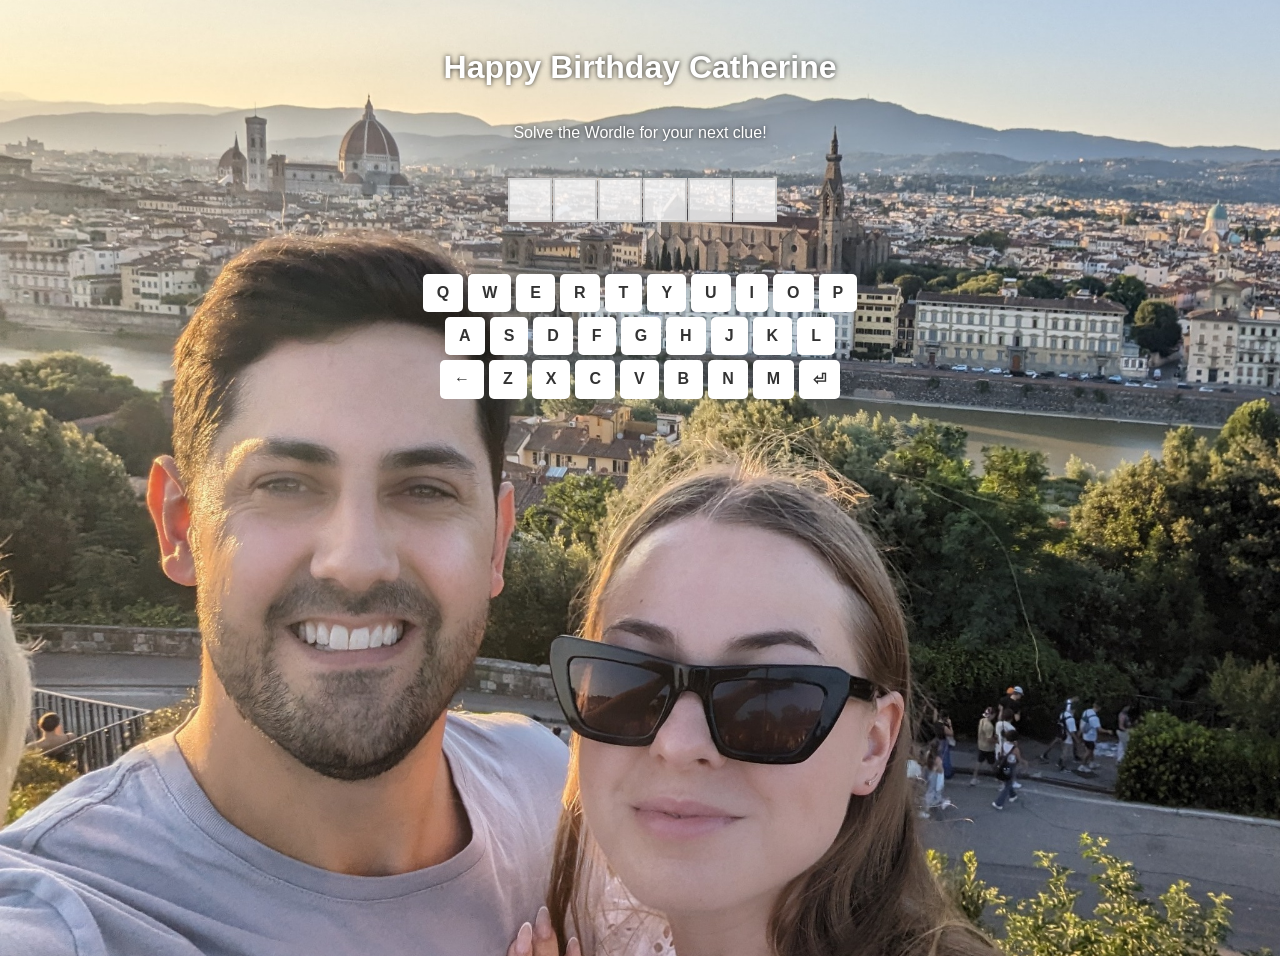
<file: index.html>
<!DOCTYPE html>
<html lang="en">
<head>
  <meta charset="UTF-8" />
  <meta name="viewport" content="width=device-width, initial-scale=1.0"/>
  <title>Happy Birthday Catherine</title>
  <link rel="stylesheet" href="style.css">
</head>
<body>
  <h1>Happy Birthday Catherine</h1>
  <p>Solve the Wordle for your next clue!</p>
  <div id="game"></div>
  <p id="message"></p>
  <div id="keyboard"></div>
  <script src="script.js"></script>
</body>
</html>
</file>
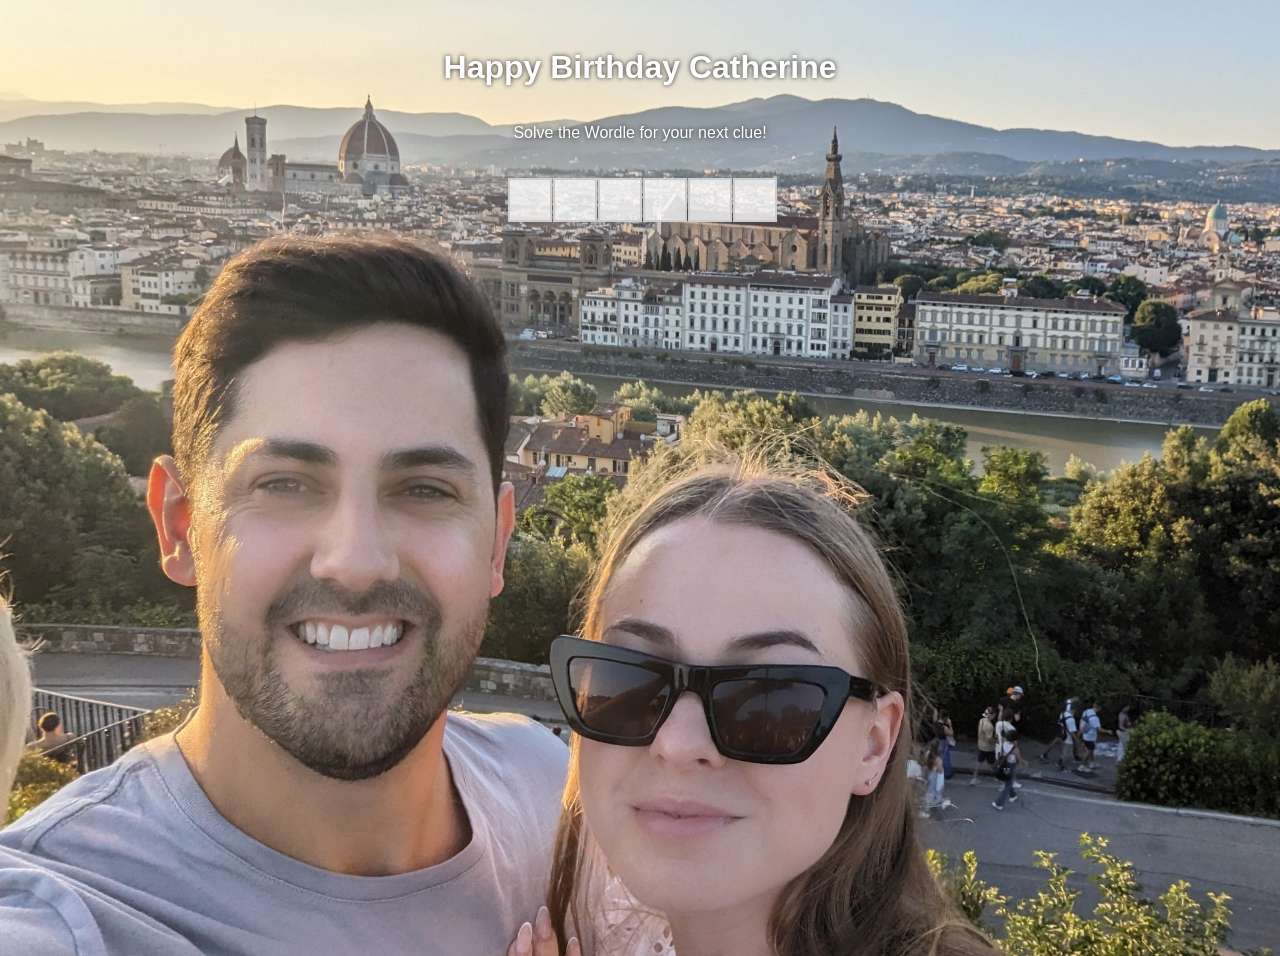
<file: HappyBirthdayCatherine-Wordle-UpdatedBackground 2/index.html>
<!DOCTYPE html>
<html lang="en">
<head>
  <meta charset="UTF-8">
  <meta name="viewport" content="width=device-width, initial-scale=1.0">
  <title>Happy Birthday Catherine</title>
  <link rel="stylesheet" href="style.css">
</head>
<body>
  <h1>Happy Birthday Catherine</h1>
  <p>Solve the Wordle for your next clue!</p>
  <div id="game"></div>
  <p id="message"></p>
  <script src="script.js"></script>
</body>
</html>
</file>
<file: style.css>
body {
  font-family: sans-serif;
  display: flex;
  flex-direction: column;
  align-items: center;
  padding: 20px;
  background-image: url('background.jpg');
  background-size: cover;
  background-position: center;
  min-height: 100vh;
  color: white;
  text-shadow: 0px 0px 5px rgba(0,0,0,0.8);
}
#game {
  display: grid;
  grid-template-columns: repeat(6, 40px);
  grid-gap: 5px;
  margin: 20px 0;
}
.tile {
  width: 40px;
  height: 40px;
  border: 2px solid #ccc;
  text-align: center;
  line-height: 40px;
  font-size: 20px;
  text-transform: uppercase;
  background-color: rgba(255,255,255,0.8);
  color: black;
}
.correct { background-color: green !important; color: white !important; }
.present { background-color: orange !important; color: white !important; }
.absent { background-color: lightgray !important; color: white !important; }
#keyboard {
  display: flex;
  flex-direction: column;
  align-items: center;
  gap: 5px;
}
#keyboard div {
  display: flex;
  justify-content: center;
  gap: 5px;
}
.key {
  font-size: 16px;
  padding: 10px 14px;
  border: none;
  border-radius: 5px;
  background: #fff;
  color: #333;
  font-weight: bold;
}
</file>
<file: HappyBirthdayCatherine-Wordle-UpdatedBackground 2/style.css>
body {
  font-family: sans-serif;
  display: flex;
  flex-direction: column;
  align-items: center;
  padding: 20px;
  background-image: url('background.jpg');
  background-size: cover;
  background-position: center;
  min-height: 100vh;
  color: white;
  text-shadow: 0px 0px 5px rgba(0,0,0,0.8);
}
#game {
  display: grid;
  grid-template-columns: repeat(6, 40px);
  grid-gap: 5px;
  margin: 20px 0;
}
.tile {
  width: 40px;
  height: 40px;
  border: 2px solid #ccc;
  text-align: center;
  line-height: 40px;
  font-size: 20px;
  text-transform: uppercase;
  background-color: rgba(255,255,255,0.8);
  color: black;
}
.correct { background-color: green !important; color: white !important; }
.present { background-color: orange !important; color: white !important; }
.absent { background-color: lightgray !important; color: white !important; }
</file>
